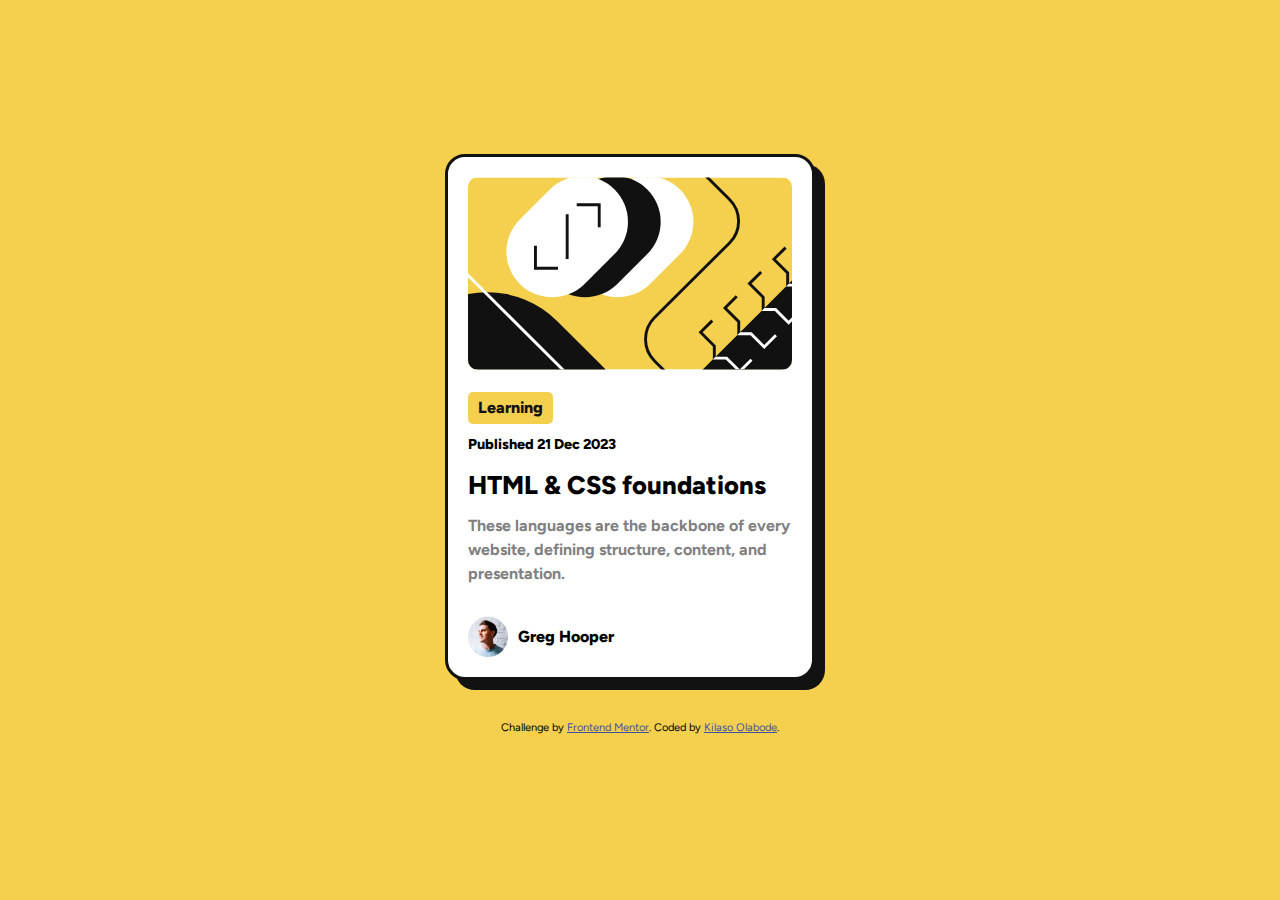
<file: Newbie/blog-preview-card-main/index.html>
<!DOCTYPE html>
<html lang="en">
<head>
  <meta charset="UTF-8">
  <meta name="viewport" content="width=device-width, initial-scale=1.0"> <!-- displays site properly based on user's device -->

  <link rel="icon" type="image/png" sizes="32x32" href="./assets/images/favicon-32x32.png">
  <link rel="stylesheet" href="style.css">
  
  <title>Frontend Mentor | Blog preview card</title>

</head>
<body>

  <main class="container">
      <div class="card">
        <div class="imgDiv">
          <img src="./assets/images/illustration-article.svg" alt="Illustration Article">
        </div>
  
        <div class="textSection">
          <h2 class="highlight">Learning</h2>
          <p>Published 21 Dec 2023</p>
    
    
          <h1>HTML & CSS foundations</h1>
          <h2>These languages are the backbone of every website, defining structure, content, and presentation.</h2>
        </div>
    
        <div class="profileDiv">
          <img src="./assets/images/image-avatar.webp" alt="Greg">
          <h2>Greg Hooper</h2>
        </div>
      </div>
    
    </main>
    
    <div role="contentinfo" class="attribution">
      Challenge by <a href="https://www.frontendmentor.io?ref=challenge" target="_blank">Frontend Mentor</a>. 
      Coded by <a href="https://www.frontendmentor.io/profile/Great-kiola">Kilaso Olabode</a>.
    </div>

</body>
</html>
</file>
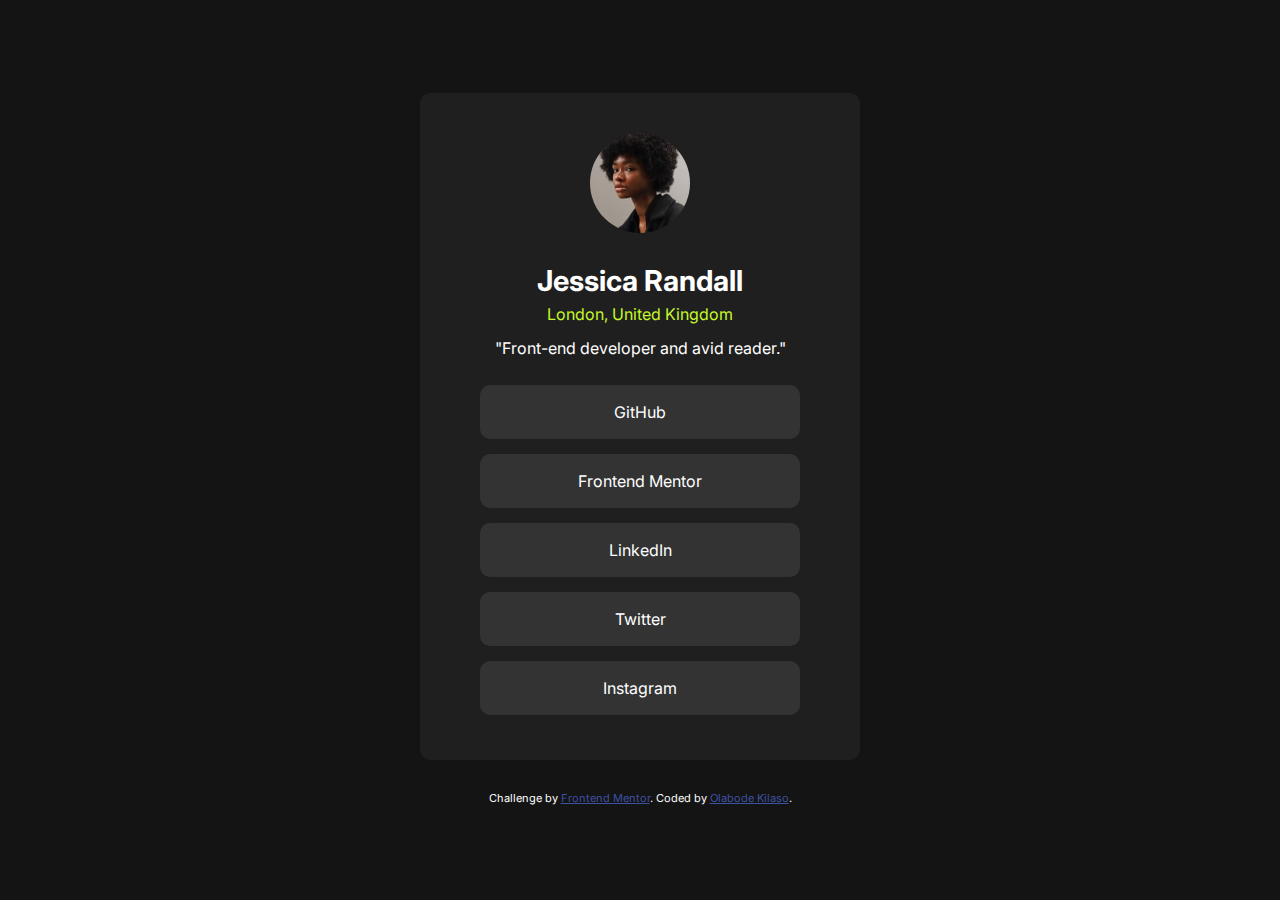
<file: Newbie/social-links-profile-main/index.html>
<!DOCTYPE html>
<html lang="en">
  <head>
    <meta charset="UTF-8" />
    <meta name="viewport" content="width=device-width, initial-scale=1.0" />
    <!-- displays site properly based on user's device -->

    <link
      rel="icon"
      type="image/png"
      sizes="32x32"
      href="./assets/images/favicon-32x32.png"
    />
    <link rel="stylesheet" href="style.css" />

    <title>Frontend Mentor | Social links profile</title>

    <!-- Feel free to remove these styles or customise in your own stylesheet 👍 -->
    <style></style>
  </head>
  <body>
    <main class="container">
      <img src="./assets/images/avatar-jessica.jpeg" alt="Jessica" />

      <div class="heading">
        <div class="profileDetails">
          <h1>Jessica Randall</h1>
          <p>London, United Kingdom</p>
        </div>

        <p>"Front-end developer and avid reader."</p>

        <ul>
          <li>GitHub</li>
          <li>Frontend Mentor</li>
          <li>LinkedIn</li>
          <li>Twitter</li>
          <li>Instagram</li>
        </ul>
      </div>
    </main>

    <div role="contentinfo" class="attribution">
      Challenge by
      <a href="https://www.frontendmentor.io?ref=challenge" target="_blank"
        >Frontend Mentor</a
      >. Coded by <a href="https://www.frontendmentor.io/profile/Great-kiola">Olabode Kilaso</a>.
    </div>
  </body>
</html>
</file>
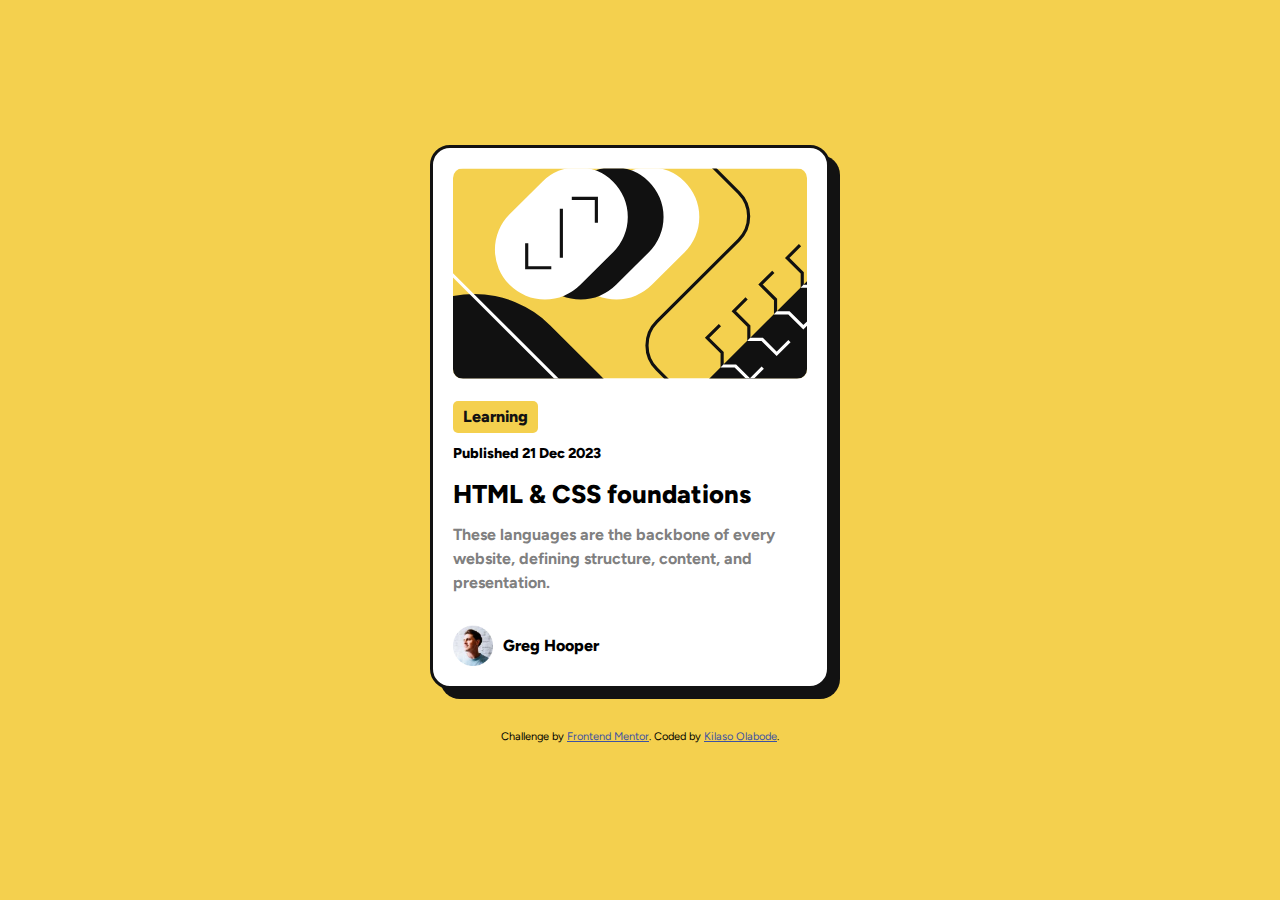
<file: Newbie/blog-preview-card-main/blog-preview-card-main/index.html>
<!DOCTYPE html>
<html lang="en">
<head>
  <meta charset="UTF-8">
  <meta name="viewport" content="width=device-width, initial-scale=1.0"> <!-- displays site properly based on user's device -->

  <link rel="icon" type="image/png" sizes="32x32" href="./assets/images/favicon-32x32.png">
  <link rel="stylesheet" href="style.css">
  
  <title>Frontend Mentor | Blog preview card</title>

</head>
<body>

  <div class="container">
    <div class="card">
      <div class="imgDiv">
        <img src="./assets/images/illustration-article.svg" alt="Illustration Article">
      </div>

      <div class="textSection">
        <h2 class="highlight">Learning</h2>
        <p>Published 21 Dec 2023</p>
  
  
        <h1>HTML & CSS foundations</h1>
        <h2>These languages are the backbone of every website, defining structure, content, and presentation.</h2>
      </div>
  
      <div class="profileDiv">
        <img src="./assets/images/image-avatar.webp" alt="Greg">
        <h2>Greg Hooper</h2>
      </div>
    </div>

  </div>
  
  <div class="attribution">
    Challenge by <a href="https://www.frontendmentor.io?ref=challenge" target="_blank">Frontend Mentor</a>. 
    Coded by <a href="https://www.frontendmentor.io/profile/Great-kiola">Kilaso Olabode</a>.
  </div>
</body>
</html>
</file>
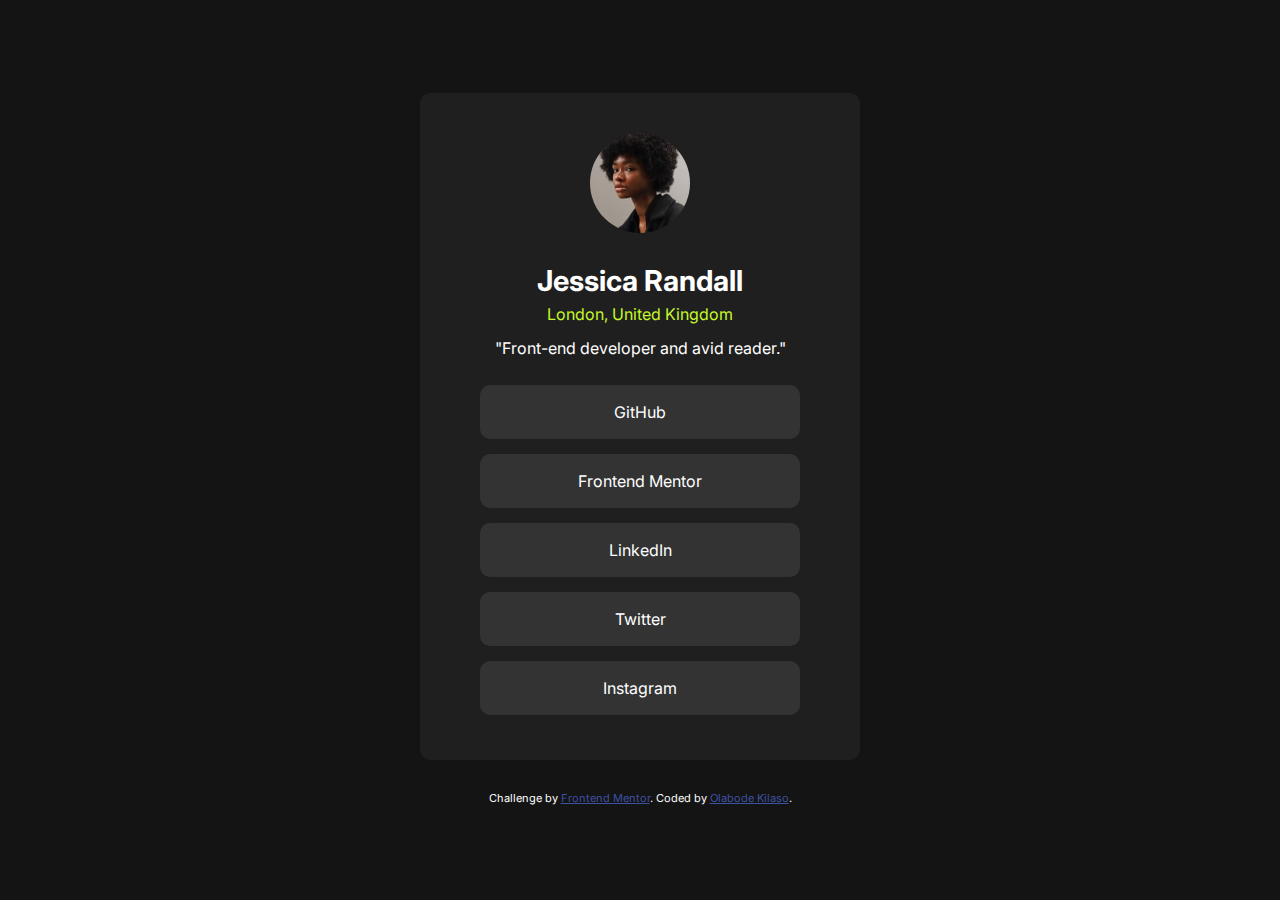
<file: Newbie/social-links-profile-main/social-links-profile-main/index.html>
<!DOCTYPE html>
<html lang="en">
  <head>
    <meta charset="UTF-8" />
    <meta name="viewport" content="width=device-width, initial-scale=1.0" />
    <!-- displays site properly based on user's device -->

    <link
      rel="icon"
      type="image/png"
      sizes="32x32"
      href="./assets/images/favicon-32x32.png"
    />
    <link rel="stylesheet" href="style.css" />

    <title>Frontend Mentor | Social links profile</title>

    <!-- Feel free to remove these styles or customise in your own stylesheet 👍 -->
    <style></style>
  </head>
  <body>
    <main class="container">
      <img src="./assets/images/avatar-jessica.jpeg" alt="Jessica" />

      <div class="heading">
        <div class="profileDetails">
          <h1>Jessica Randall</h1>
          <p>London, United Kingdom</p>
        </div>

        <p>"Front-end developer and avid reader."</p>

        <ul>
          <li>GitHub</li>
          <li>Frontend Mentor</li>
          <li>LinkedIn</li>
          <li>Twitter</li>
          <li>Instagram</li>
        </ul>
      </div>
    </main>

    <div class="attribution">
      Challenge by
      <a href="https://www.frontendmentor.io?ref=challenge" target="_blank"
        >Frontend Mentor</a
      >. Coded by <a href="https://www.frontendmentor.io/profile/Great-kiola">Olabode Kilaso</a>.
    </div>
  </body>
</html>
</file>
<file: Newbie/blog-preview-card-main/style.css>
@import url('https://fonts.googleapis.com/css2?family=Figtree:wght@400;500;600;700;800;900&display=swap');

*{
    margin: 0;
    padding: 0;
    box-sizing: border-box;
    font-family: 'Figtree', sans-serif;
}

body{
    line-height: 1.5;
    min-height: 100vh;
    background-color: var(--Yellow);
    display: flex;
    align-items: center;
    justify-content: center;
    flex-direction: column;
}


.container{
    background-color: var(--Black);
    border-radius: 20px;
    position: relative;
    margin-bottom: 30px;
}

.card{
    background-color: var(--White);
    border-radius: 20px;
    padding: 20px;
    width: 370px;
    border: 3px solid var(--Black);
    margin: -10px 10px 10px -10px;
}

.card .imgDiv img{
    width: 100%;
    border-radius: 10px;
}

.textSection .highlight{
    background-color: var(--Yellow);
    font-weight: 800;
    border-radius: 5px;
    padding: 4px 10px;
    color: var(--Black);
    width: 85px;
}

.textSection {
    margin: 15px 0px 30px 0px;
}

.textSection p{
    font-weight: 800;
    margin-top: 10px;
    font-size: .9rem;
}


.textSection h1{
    font-size: 1.6rem;
    font-weight: 800;
    margin: 10px auto;
}

.textSection h2{
    font-size: 1rem;
    color: var(--Grey);
}

.profileDiv{
    display: flex;
    align-items: center;
}

.profileDiv img{
    width: 40px;
}

.profileDiv h2{
    margin-left: 10px;
    font-size: 1rem;
    font-weight: 800;
    
}

.attribution {
    font-size: 11px;
    text-align: center;
}

.attribution a {
    color: hsl(228, 45%, 44%);
}

:root{
    --White: hsl(0, 0%, 100%);
    --Grey: hsl(0, 0%, 50%);
    --Black: hsl(0, 0%, 7%);
    --Yellow: hsl(47, 88%, 63%);
}
</file>
<file: Newbie/social-links-profile-main/style.css>
@import url('https://fonts.googleapis.com/css2?family=Inter:wght@400;600;700;800&display=swap');

* {
    margin: 0;
    padding: 0;
    box-sizing: border-box;
    list-style: none;
    font-family: 'Inter', sans-serif;
}

body {
    line-height: 1.5;
    min-height: 100vh;
    background-color: var(--OffBlack);
    display: flex;
    align-items: center;
    justify-content: center;
    flex-direction: column;
}

.container{
    margin-bottom: 30px;
    text-align: center;
    background-color: var(--DarkGrey);
    border-radius: 10px;
    padding: 40px 60px 30px 60px;
    color: var(--White);
}

.container img{
    width: 100px;
    border-radius: 50%;
}

.heading{
    margin-top: 20px;
}

.profileDetails p{
    color: var(--Green);
    margin-bottom: 10px;
}

.heading h1{
    color: var(--White);
    font-size: 1.8rem;
}

ul{
    margin-top: 25px;
}

li{
    color: var(--White);
    background-color: var(--Grey);
    padding: 15px;
    border-radius: 10px;
    margin: 15px auto;
    cursor: pointer;
    width: 320px;
}

li:hover{
    color: var(--OffBlack);
    background-color: var(--Green);
}

.attribution {
    font-size: 11px;
    text-align: center;
    color: var(--White);
}

.attribution a {
    color: hsl(228, 45%, 44%);
}

:root{
    --Green: hsl(75, 94%, 57%);
    --White: hsl(0, 0%, 100%);
    --Grey: hsl(0, 0%, 20%);
    --DarkGrey: hsl(0, 0%, 12%);
    --OffBlack: hsl(0, 0%, 8%);
}
</file>
<file: Newbie/blog-preview-card-main/blog-preview-card-main/style.css>
@import url('https://fonts.googleapis.com/css2?family=Figtree:wght@400;500;600;700;800;900&display=swap');

*{
    margin: 0;
    padding: 0;
    box-sizing: border-box;
    font-family: 'Figtree', sans-serif;
}

body{
    line-height: 1.5;
    min-height: 100vh;
    background-color: var(--Yellow);
    display: flex;
    align-items: center;
    justify-content: center;
    flex-direction: column;
}


.container{
    background-color: var(--Black);
    border-radius: 20px;
    position: relative;
    margin-bottom: 30px;
}

.card{
    background-color: var(--White);
    border-radius: 20px;
    padding: 20px;
    width: 400px;
    border: 3px solid var(--Black);
    margin: -10px 10px 10px -10px;
}

.card .imgDiv img{
    width: 100%;
    border-radius: 10px;
}

.textSection .highlight{
    background-color: var(--Yellow);
    font-weight: 800;
    border-radius: 5px;
    padding: 4px 10px;
    color: var(--Black);
    width: 85px;
}

.textSection {
    margin: 15px 0px 30px 0px;
}

.textSection p{
    font-weight: 800;
    margin-top: 10px;
    font-size: .9rem;
}


.textSection h1{
    font-size: 1.6rem;
    font-weight: 800;
    margin: 10px auto;
}

.textSection h2{
    font-size: 1rem;
    color: var(--Grey);
}

.profileDiv{
    display: flex;
    align-items: center;
}

.profileDiv img{
    width: 40px;
}

.profileDiv h2{
    margin-left: 10px;
    font-size: 1rem;
    font-weight: 800;
    
}

.attribution {
    font-size: 11px;
    text-align: center;
}

.attribution a {
    color: hsl(228, 45%, 44%);
}

:root{
    --White: hsl(0, 0%, 100%);
    --Grey: hsl(0, 0%, 50%);
    --Black: hsl(0, 0%, 7%);
    --Yellow: hsl(47, 88%, 63%);
}
</file>
<file: Newbie/social-links-profile-main/social-links-profile-main/style.css>
@import url('https://fonts.googleapis.com/css2?family=Inter:wght@400;600;700;800&display=swap');

* {
    margin: 0;
    padding: 0;
    box-sizing: border-box;
    list-style: none;
    font-family: 'Inter', sans-serif;
}

body {
    line-height: 1.5;
    min-height: 100vh;
    background-color: var(--OffBlack);
    display: flex;
    align-items: center;
    justify-content: center;
    flex-direction: column;
}

.container{
    margin-bottom: 30px;
    text-align: center;
    background-color: var(--DarkGrey);
    border-radius: 10px;
    padding: 40px 60px 30px 60px;
    color: var(--White);
}

.container img{
    width: 100px;
    border-radius: 50%;
}

.heading{
    margin-top: 20px;
}

.profileDetails p{
    color: var(--Green);
    margin-bottom: 10px;
}

.heading h1{
    color: var(--White);
    font-size: 1.8rem;
}

ul{
    margin-top: 25px;
}

li{
    color: var(--White);
    background-color: var(--Grey);
    padding: 15px;
    border-radius: 10px;
    margin: 15px auto;
    cursor: pointer;
    width: 320px;
}

li:hover{
    color: var(--OffBlack);
    background-color: var(--Green);
}

.attribution {
    font-size: 11px;
    text-align: center;
    color: var(--White);
}

.attribution a {
    color: hsl(228, 45%, 44%);
}

:root{
    --Green: hsl(75, 94%, 57%);
    --White: hsl(0, 0%, 100%);
    --Grey: hsl(0, 0%, 20%);
    --DarkGrey: hsl(0, 0%, 12%);
    --OffBlack: hsl(0, 0%, 8%);
}
</file>
